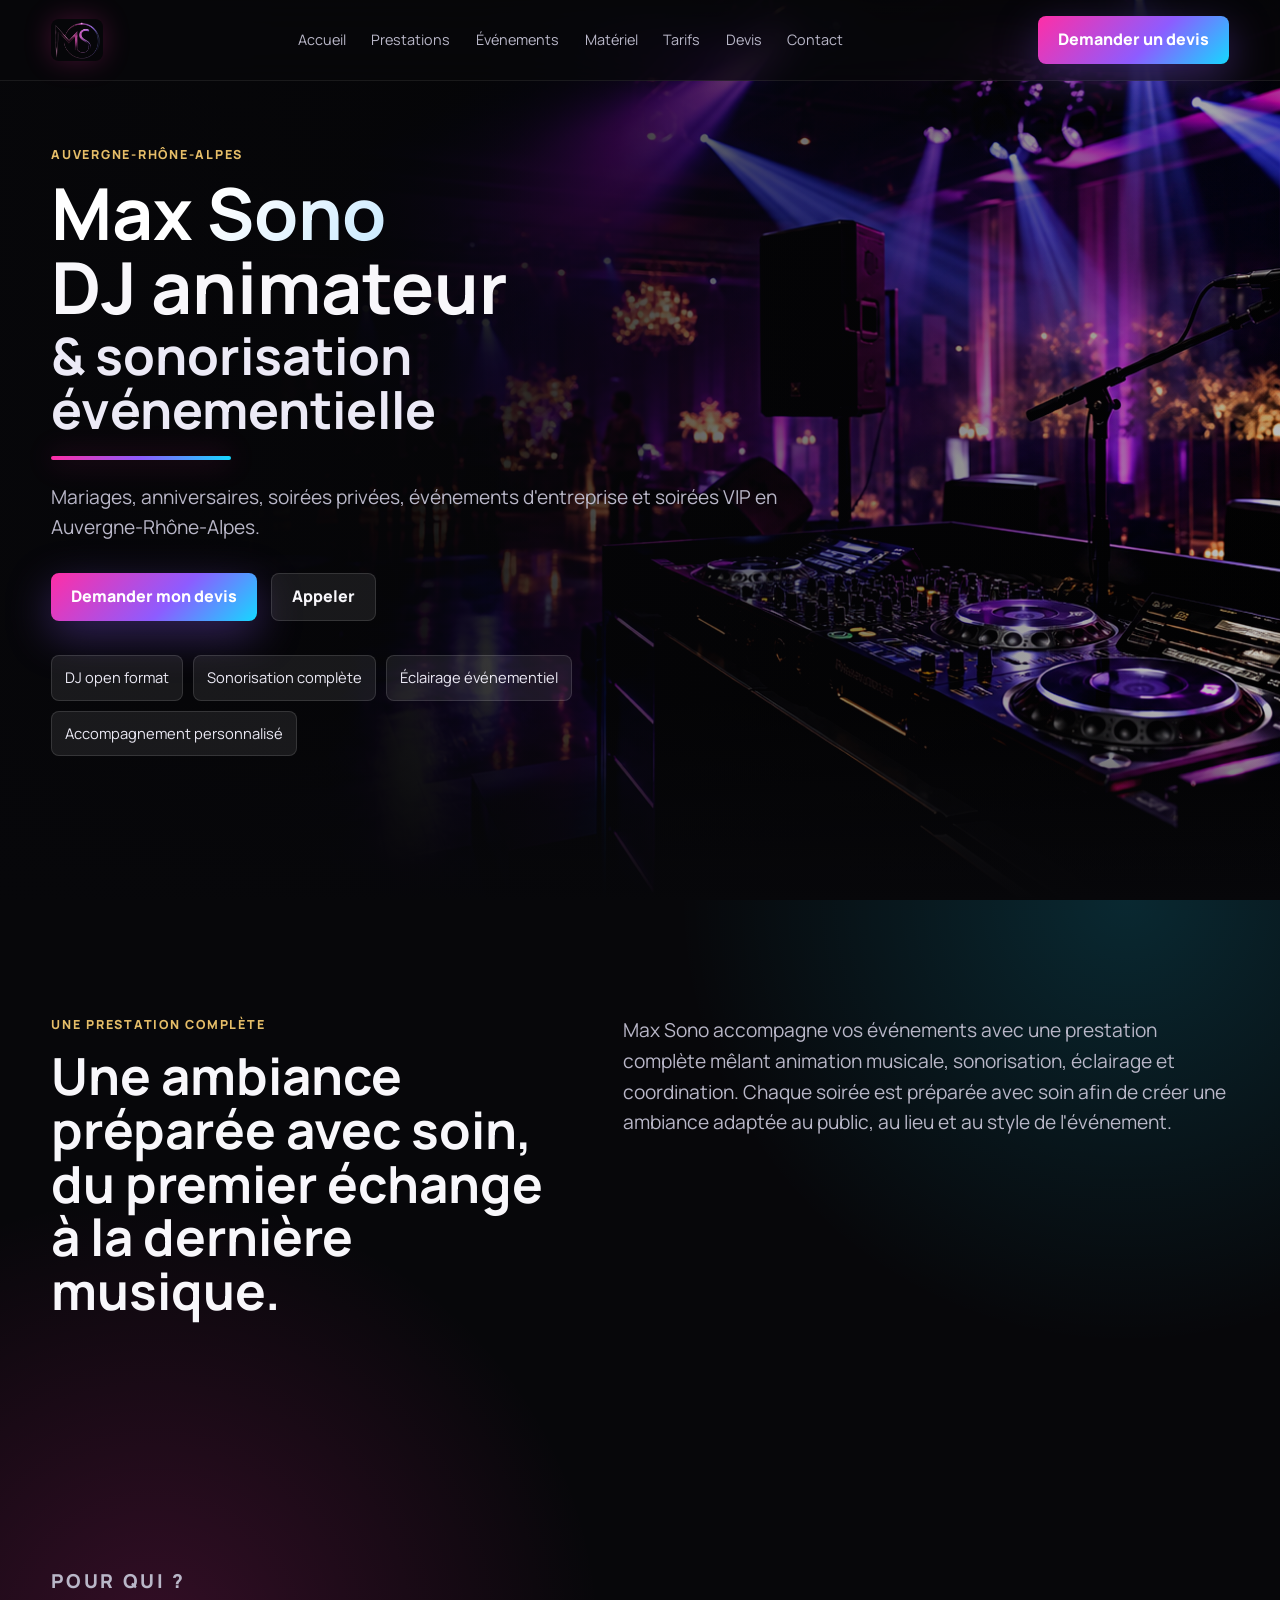
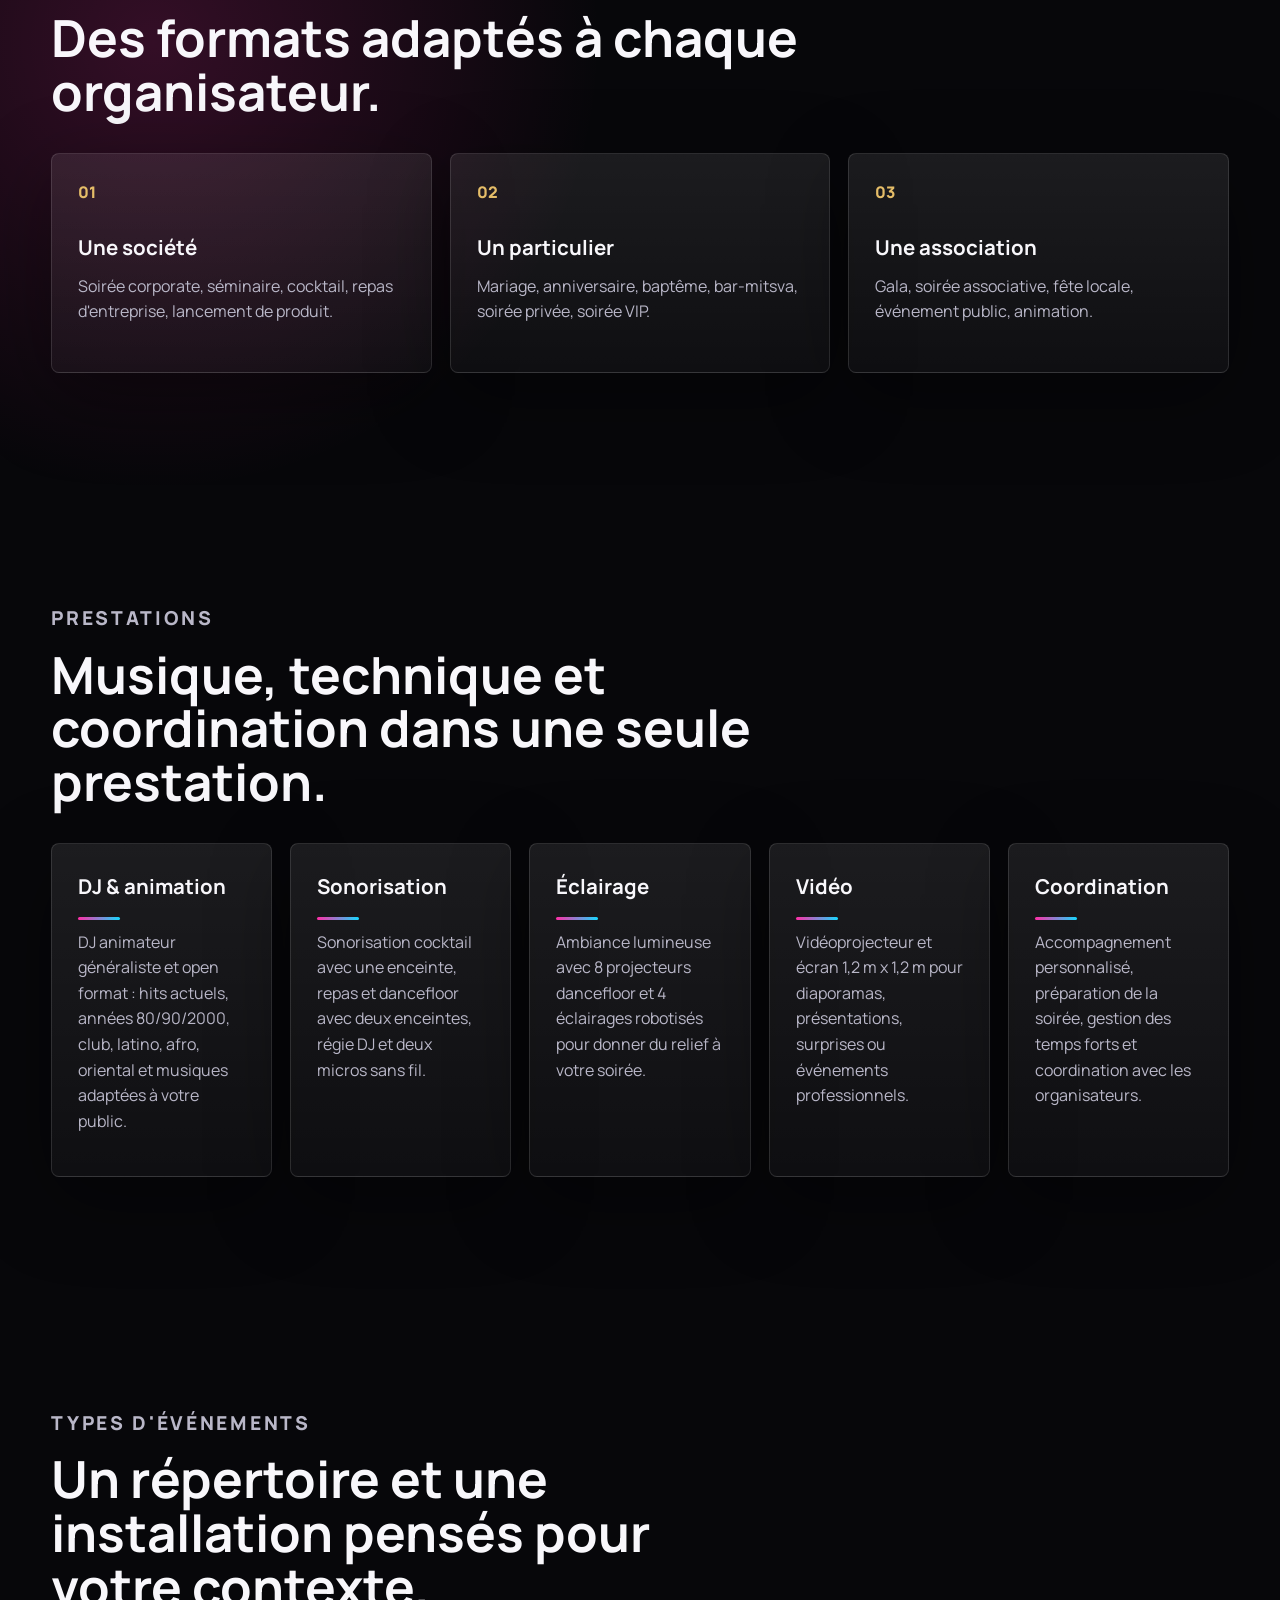
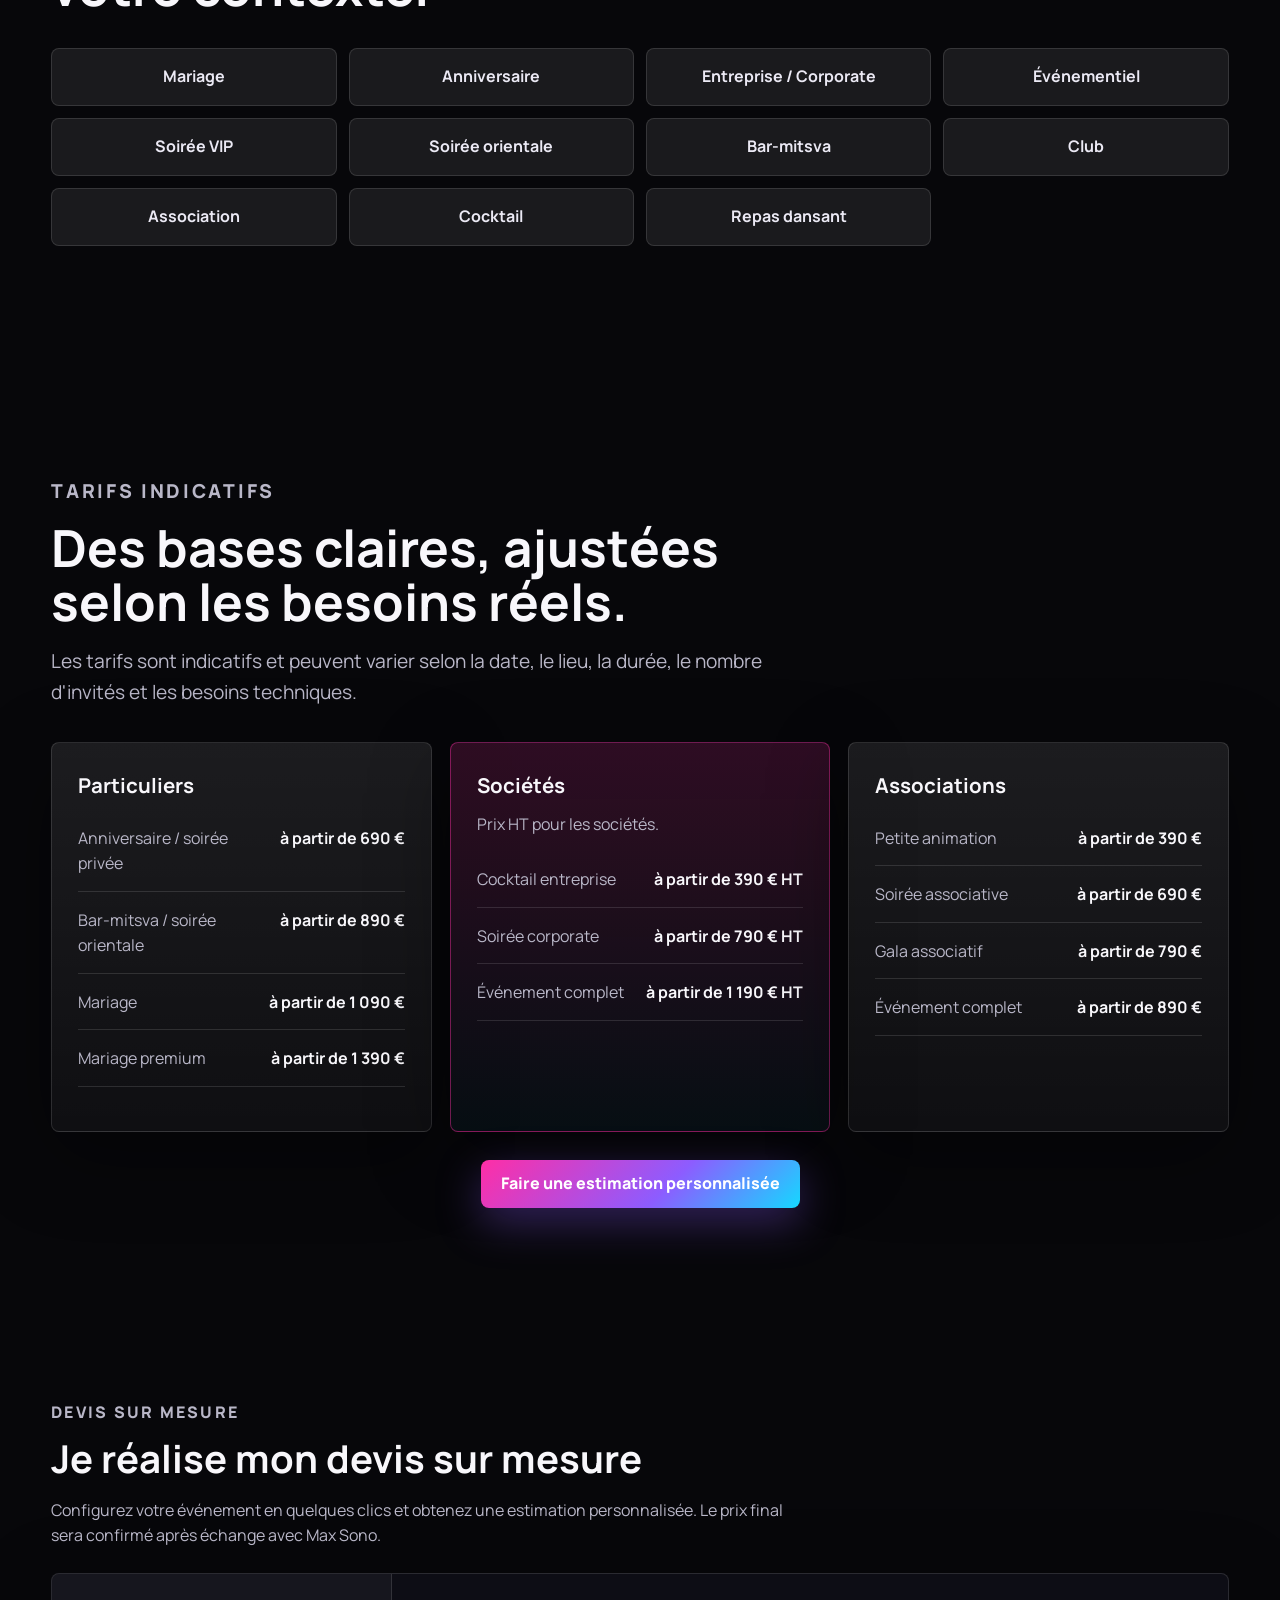
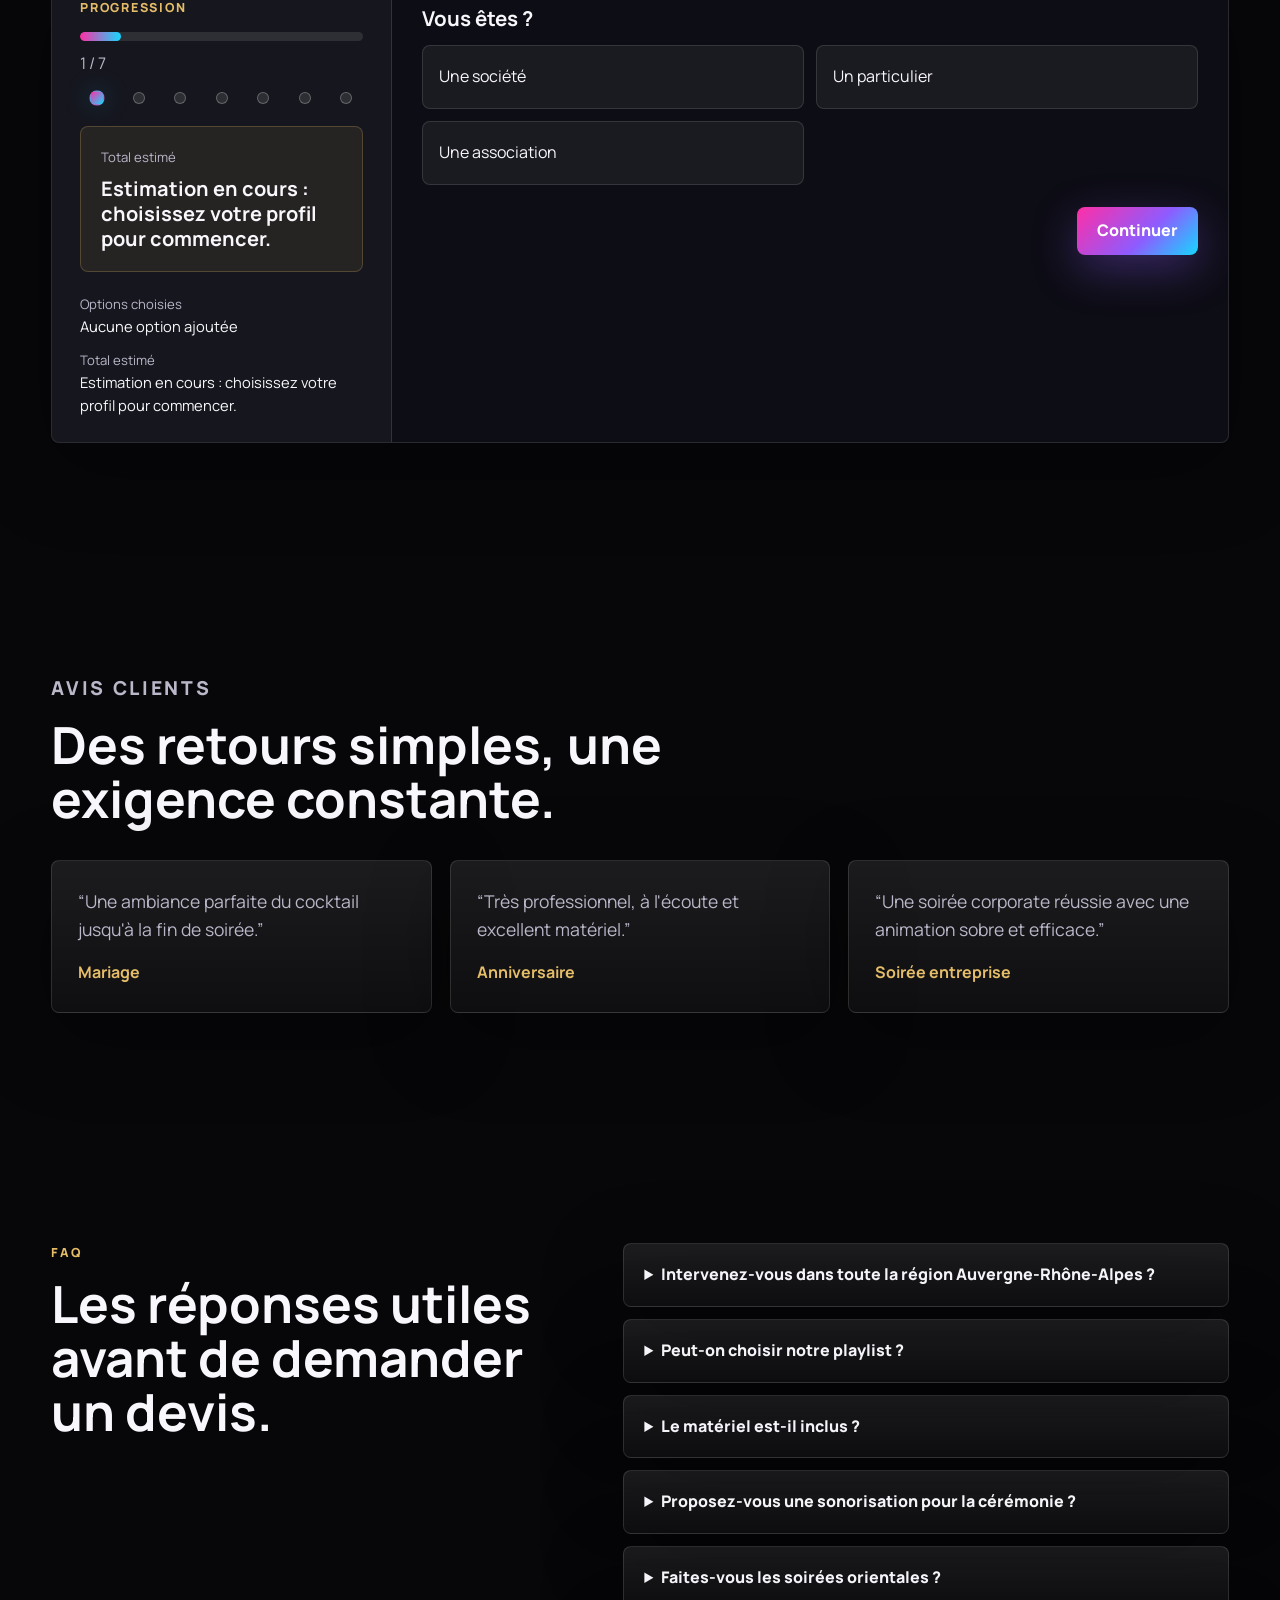
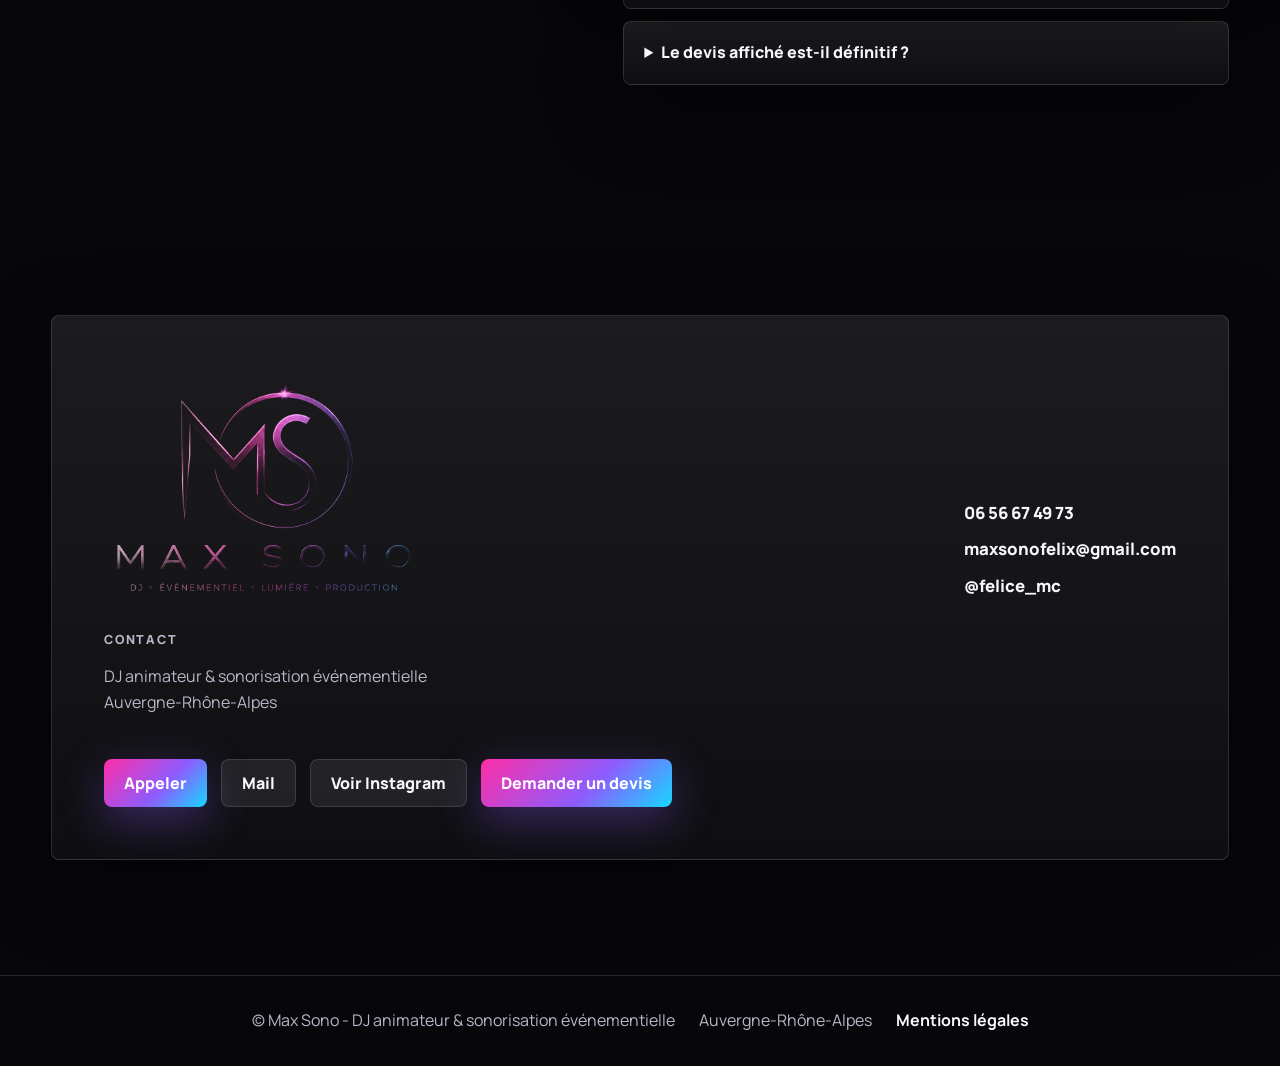
<file: index.html>
<!DOCTYPE html>
<html lang="fr">
<head>
  <meta charset="UTF-8">
  <meta name="viewport" content="width=device-width, initial-scale=1.0">
  <meta name="description" content="Max Sono, DJ animateur, sonorisation, éclairage et accompagnement événementiel en Auvergne-Rhône-Alpes.">
  <title>Max Sono | DJ animateur & sonorisation événementielle</title>
  <link rel="preconnect" href="https://fonts.googleapis.com">
  <link rel="preconnect" href="https://fonts.gstatic.com" crossorigin>
  <link href="https://fonts.googleapis.com/css2?family=Manrope:wght@400;500;600;700;800&display=swap" rel="stylesheet">
  <link rel="stylesheet" href="style.css">
</head>
<body>
  <header class="site-header" id="top">
    <a class="brand" href="#accueil" aria-label="Max Sono accueil">
      <img class="brand-logo" src="assets/LogoRéduit.png" alt="">
    </a>
    <button class="menu-toggle" type="button" aria-label="Ouvrir le menu" aria-expanded="false">
      <span></span>
      <span></span>
      <span></span>
    </button>
    <nav class="main-nav" aria-label="Navigation principale">
      <a href="#accueil">Accueil</a>
      <a href="#prestations">Prestations</a>
      <a href="#evenements">Événements</a>
      <a href="#materiel">Matériel</a>
      <a href="#tarifs">Tarifs</a>
      <a href="#devis">Devis</a>
      <a href="#contact">Contact</a>
    </nav>
    <a class="header-cta" href="#devis">Demander un devis</a>
  </header>

  <main>
    <section class="hero section" id="accueil">
      <img class="hero-media" src="assets/hero-dj.png" alt="Scène DJ premium avec sonorisation et éclairages événementiels">
      <div class="hero-overlay"></div>
      <div class="hero-content">
        <p class="eyebrow">Auvergne-Rhône-Alpes</p>
        <h1 class="hero-title">
          <span>Max Sono</span>
          <span>DJ animateur</span>
          <span>& sonorisation événementielle</span>
        </h1>
        <p class="hero-lead">Mariages, anniversaires, soirées privées, événements d'entreprise et soirées VIP en Auvergne-Rhône-Alpes.</p>
        <div class="hero-actions">
          <a class="btn btn-primary" href="#devis">Demander mon devis</a>
          <button class="btn btn-secondary copy-link" type="button" data-copy="06 56 67 49 73" data-copy-label="Téléphone copié">Appeler</button>
        </div>
        <div class="quick-facts" aria-label="Informations rapides">
          <span>DJ open format</span>
          <span>Sonorisation complète</span>
          <span>Éclairage événementiel</span>
          <span>Accompagnement personnalisé</span>
        </div>
      </div>
    </section>

    <section class="section intro" id="presentation">
      <div class="section-inner split">
        <div>
          <p class="eyebrow">Une prestation complète</p>
          <h2>Une ambiance préparée avec soin, du premier échange à la dernière musique.</h2>
        </div>
        <p class="large-text">Max Sono accompagne vos événements avec une prestation complète mêlant animation musicale, sonorisation, éclairage et coordination. Chaque soirée est préparée avec soin afin de créer une ambiance adaptée au public, au lieu et au style de l'événement.</p>
      </div>
    </section>

    <section class="section audience" id="pour-qui">
      <div class="section-inner">
        <div class="section-heading">
          <p class="eyebrow">Pour qui ?</p>
          <h2>Des formats adaptés à chaque organisateur.</h2>
        </div>
        <div class="card-grid three">
          <article class="card">
            <span class="card-icon">01</span>
            <h3>Une société</h3>
            <p>Soirée corporate, séminaire, cocktail, repas d'entreprise, lancement de produit.</p>
          </article>
          <article class="card">
            <span class="card-icon">02</span>
            <h3>Un particulier</h3>
            <p>Mariage, anniversaire, baptême, bar-mitsva, soirée privée, soirée VIP.</p>
          </article>
          <article class="card">
            <span class="card-icon">03</span>
            <h3>Une association</h3>
            <p>Gala, soirée associative, fête locale, événement public, animation.</p>
          </article>
        </div>
      </div>
    </section>

    <section class="section services" id="prestations">
      <div class="section-inner">
        <div class="section-heading">
          <p class="eyebrow">Prestations</p>
          <h2>Musique, technique et coordination dans une seule prestation.</h2>
        </div>
        <div class="card-grid services-grid">
          <article class="card service-card">
            <h3>DJ & animation</h3>
            <p>DJ animateur généraliste et open format : hits actuels, années 80/90/2000, club, latino, afro, oriental et musiques adaptées à votre public.</p>
          </article>
          <article class="card service-card">
            <h3>Sonorisation</h3>
            <p>Sonorisation cocktail avec une enceinte, repas et dancefloor avec deux enceintes, régie DJ et deux micros sans fil.</p>
          </article>
          <article class="card service-card" id="materiel">
            <h3>Éclairage</h3>
            <p>Ambiance lumineuse avec 8 projecteurs dancefloor et 4 éclairages robotisés pour donner du relief à votre soirée.</p>
          </article>
          <article class="card service-card">
            <h3>Vidéo</h3>
            <p>Vidéoprojecteur et écran 1,2 m x 1,2 m pour diaporamas, présentations, surprises ou événements professionnels.</p>
          </article>
          <article class="card service-card">
            <h3>Coordination</h3>
            <p>Accompagnement personnalisé, préparation de la soirée, gestion des temps forts et coordination avec les organisateurs.</p>
          </article>
        </div>
      </div>
    </section>

    <section class="section events" id="evenements">
      <div class="section-inner">
        <div class="section-heading compact">
          <p class="eyebrow">Types d'événements</p>
          <h2>Un répertoire et une installation pensés pour votre contexte.</h2>
        </div>
        <div class="tag-grid">
          <span>Mariage</span>
          <span>Anniversaire</span>
          <span>Entreprise / Corporate</span>
          <span>Événementiel</span>
          <span>Soirée VIP</span>
          <span>Soirée orientale</span>
          <span>Bar-mitsva</span>
          <span>Club</span>
          <span>Association</span>
          <span>Cocktail</span>
          <span>Repas dansant</span>
        </div>
      </div>
    </section>

    <section class="section pricing" id="tarifs">
      <div class="section-inner">
        <div class="section-heading">
          <p class="eyebrow">Tarifs indicatifs</p>
          <h2>Des bases claires, ajustées selon les besoins réels.</h2>
          <p>Les tarifs sont indicatifs et peuvent varier selon la date, le lieu, la durée, le nombre d'invités et les besoins techniques.</p>
        </div>
        <div class="pricing-grid">
          <article class="price-card">
            <h3>Particuliers</h3>
            <ul>
              <li><span>Anniversaire / soirée privée</span><strong>à partir de 690 €</strong></li>
              <li><span>Bar-mitsva / soirée orientale</span><strong>à partir de 890 €</strong></li>
              <li><span>Mariage</span><strong>à partir de 1 090 €</strong></li>
              <li><span>Mariage premium</span><strong>à partir de 1 390 €</strong></li>
            </ul>
          </article>
          <article class="price-card highlighted">
            <h3>Sociétés</h3>
            <p>Prix HT pour les sociétés.</p>
            <ul>
              <li><span>Cocktail entreprise</span><strong>à partir de 390 € HT</strong></li>
              <li><span>Soirée corporate</span><strong>à partir de 790 € HT</strong></li>
              <li><span>Événement complet</span><strong>à partir de 1 190 € HT</strong></li>
            </ul>
          </article>
          <article class="price-card">
            <h3>Associations</h3>
            <ul>
              <li><span>Petite animation</span><strong>à partir de 390 €</strong></li>
              <li><span>Soirée associative</span><strong>à partir de 690 €</strong></li>
              <li><span>Gala associatif</span><strong>à partir de 790 €</strong></li>
              <li><span>Événement complet</span><strong>à partir de 890 €</strong></li>
            </ul>
          </article>
        </div>
        <div class="centered">
          <a class="btn btn-primary" href="#devis">Faire une estimation personnalisée</a>
        </div>
      </div>
    </section>

    <section class="section configurator-section" id="devis">
      <div class="section-inner">
        <div class="section-heading">
          <p class="eyebrow">Devis sur mesure</p>
          <h2>Je réalise mon devis sur mesure</h2>
          <p>Configurez votre événement en quelques clics et obtenez une estimation personnalisée. Le prix final sera confirmé après échange avec Max Sono.</p>
        </div>

        <form class="quote-form" name="devis-max-sono" method="POST" action="https://formspree.io/f/mnjryjnl">
          <input type="hidden" name="_subject" value="Nouvelle demande de devis Max Sono">
          <input type="hidden" name="_next" value="https://maxsono.vercel.app/merci.html">
          <input type="hidden" name="profil_client" id="field-profile">
          <input type="hidden" name="type_evenement" id="field-event">
          <input type="hidden" name="nombre_invites" id="field-guests">
          <input type="hidden" name="duree" id="field-duration">
          <input type="hidden" name="options_choisies" id="field-options">
          <input type="hidden" name="distance" id="field-distance">
          <input type="hidden" name="total_estime" id="field-total">
          <input type="hidden" name="recapitulatif" id="field-summary">

          <div class="configurator">
            <aside class="estimate-panel" aria-live="polite">
              <div>
                <p class="eyebrow">Progression</p>
                <div class="progress-track" aria-hidden="true"><span id="progress-bar"></span></div>
                <p class="step-count"><span id="step-current">1</span> / 7</p>
                <ol class="step-dots" aria-label="Étapes du devis">
                  <li class="active"><span>Profil</span></li>
                  <li><span>Événement</span></li>
                  <li><span>Invités</span></li>
                  <li><span>Durée</span></li>
                  <li><span>Options</span></li>
                  <li><span>Lieu</span></li>
                  <li><span>Contact</span></li>
                </ol>
              </div>
              <div class="total-box">
                <span>Total estimé</span>
                <strong id="estimate-text">Estimation en cours : choisissez votre profil pour commencer.</strong>
              </div>
              <div class="summary-box" id="live-summary"></div>
            </aside>

            <div class="steps">
              <div class="step active" data-step="1">
                <h3>Vous êtes ?</h3>
                <div class="choice-grid">
                  <button class="choice" type="button" data-field="profile" data-value="Une société">Une société</button>
                  <button class="choice" type="button" data-field="profile" data-value="Un particulier">Un particulier</button>
                  <button class="choice" type="button" data-field="profile" data-value="Une association">Une association</button>
                </div>
              </div>

              <div class="step" data-step="2">
                <h3>Type d'événement</h3>
                <div class="choice-grid" id="event-options"></div>
              </div>

              <div class="step" data-step="3">
                <h3>Nombre d'invités</h3>
                <div class="choice-grid">
                  <button class="choice" type="button" data-field="guests" data-value="Moins de 50 personnes" data-price="0">Moins de 50 personnes <span>+0 €</span></button>
                  <button class="choice" type="button" data-field="guests" data-value="50 à 100 personnes" data-price="0">50 à 100 personnes <span>+0 €</span></button>
                  <button class="choice" type="button" data-field="guests" data-value="100 à 150 personnes" data-price="100">100 à 150 personnes <span>+100 €</span></button>
                  <button class="choice" type="button" data-field="guests" data-value="150 à 250 personnes" data-price="200">150 à 250 personnes <span>+200 €</span></button>
                  <button class="choice" type="button" data-field="guests" data-value="Plus de 250 personnes" data-price="quote">Plus de 250 personnes <span>sur devis</span></button>
                </div>
              </div>

              <div class="step" data-step="4">
                <h3>Durée</h3>
                <div class="choice-grid">
                  <button class="choice" type="button" data-field="duration" data-value="Jusqu'à 4h" data-price="0">Jusqu'à 4h <span>+0 €</span></button>
                  <button class="choice" type="button" data-field="duration" data-value="Jusqu'à 6h" data-price="150">Jusqu'à 6h <span>+150 €</span></button>
                  <button class="choice" type="button" data-field="duration" data-value="Jusqu'à 8h" data-price="300">Jusqu'à 8h <span>+300 €</span></button>
                  <button class="choice" type="button" data-field="duration" data-value="Heure supplémentaire" data-price="extra">Heure supplémentaire <span>+80 € / heure</span></button>
                </div>
                <label class="extra-hours" id="extra-hours-wrap">
                  Nombre d'heures supplémentaires
                  <input type="number" id="extra-hours" name="heures_supplementaires" min="1" max="12" value="1">
                </label>
              </div>

              <div class="step" data-step="5">
                <h3>Options</h3>
                <div class="choice-grid">
                  <button class="choice multi" type="button" data-field="options" data-value="DJ + animation micro" data-price="0">DJ + animation micro <span>inclus</span></button>
                  <button class="choice multi" type="button" data-field="options" data-value="Sonorisation cocktail avec 1 enceinte" data-price="100">Sonorisation cocktail avec 1 enceinte <span>+100 €</span></button>
                  <button class="choice multi" type="button" data-field="options" data-value="Sonorisation repas + dancefloor" data-price="0">Sonorisation repas + dancefloor <span>inclus</span></button>
                  <button class="choice multi" type="button" data-field="options" data-value="2 micros sans fil" data-price="0">2 micros sans fil <span>inclus</span></button>
                  <button class="choice multi" type="button" data-field="options" data-value="Éclairage dancefloor 8 projecteurs" data-price="0">Éclairage dancefloor 8 projecteurs <span>inclus</span></button>
                  <button class="choice multi" type="button" data-field="options" data-value="4 éclairages robotisés" data-price="150">4 éclairages robotisés <span>+150 €</span></button>
                  <button class="choice multi" type="button" data-field="options" data-value="Vidéoprojecteur + écran" data-price="120">Vidéoprojecteur + écran <span>+120 €</span></button>
                  <button class="choice multi" type="button" data-field="options" data-value="Cérémonie laïque sonorisée" data-price="150">Cérémonie laïque sonorisée <span>+150 €</span></button>
                  <button class="choice multi" type="button" data-field="options" data-value="Coordination / accompagnement personnalisé" data-price="0">Coordination / accompagnement personnalisé <span>inclus</span></button>
                  <button class="choice multi" type="button" data-field="options" data-value="Éclairage renforcé" data-price="150">Éclairage renforcé <span>+150 €</span></button>
                </div>
              </div>

              <div class="step" data-step="6">
                <h3>Lieu et date</h3>
                <div class="form-grid">
                  <label>Ville de l'événement <input type="text" name="ville" id="city" autocomplete="address-level2"></label>
                  <label>Code postal <input type="text" name="code_postal" id="postal" inputmode="numeric" autocomplete="postal-code"></label>
                  <label>Date de l'événement <input type="date" name="date_evenement" id="event-date"></label>
                  <label>Lieu intérieur ou extérieur
                    <select name="type_lieu" id="venue-type">
                      <option value="">Sélectionner</option>
                      <option>Intérieur</option>
                      <option>Extérieur</option>
                      <option>Intérieur et extérieur</option>
                    </select>
                  </label>
                </div>
                <h4>Déplacement</h4>
                <div class="choice-grid">
                  <button class="choice" type="button" data-field="distance" data-value="Moins de 30 km" data-price="0">Moins de 30 km <span>inclus</span></button>
                  <button class="choice" type="button" data-field="distance" data-value="30 à 60 km" data-price="50">30 à 60 km <span>+50 €</span></button>
                  <button class="choice" type="button" data-field="distance" data-value="60 à 100 km" data-price="100">60 à 100 km <span>+100 €</span></button>
                  <button class="choice" type="button" data-field="distance" data-value="Plus de 100 km" data-price="quote">Plus de 100 km <span>sur devis</span></button>
                </div>
              </div>

              <div class="step" data-step="7">
                <h3>Coordonnées</h3>
                <div class="form-grid">
                  <label>Nom <input type="text" name="nom" id="last-name" required autocomplete="family-name"></label>
                  <label>Prénom <input type="text" name="prenom" id="first-name" required autocomplete="given-name"></label>
                  <label>Téléphone <input type="tel" name="telephone" id="phone" required autocomplete="tel"></label>
                  <label>Email <input type="email" name="email" id="email" required autocomplete="email"></label>
                  <label class="full">Message complémentaire <textarea name="message" id="message" rows="5" required></textarea></label>
                </div>
                <div class="final-summary" id="final-summary"></div>
                <button class="btn btn-primary submit-btn" type="submit">Envoyer ma demande de devis</button>
              </div>

              <div class="step-actions">
                <button class="btn btn-ghost" type="button" id="prev-step">Retour</button>
                <button class="btn btn-primary" type="button" id="next-step">Continuer</button>
              </div>
              <p class="form-alert" id="form-alert" role="alert"></p>
            </div>
          </div>
        </form>
      </div>
    </section>

    <section class="section reviews">
      <div class="section-inner">
        <div class="section-heading compact">
          <p class="eyebrow">Avis clients</p>
          <h2>Des retours simples, une exigence constante.</h2>
        </div>
        <div class="card-grid three">
          <article class="review-card"><p>“Une ambiance parfaite du cocktail jusqu'à la fin de soirée.”</p><strong>Mariage</strong></article>
          <article class="review-card"><p>“Très professionnel, à l'écoute et excellent matériel.”</p><strong>Anniversaire</strong></article>
          <article class="review-card"><p>“Une soirée corporate réussie avec une animation sobre et efficace.”</p><strong>Soirée entreprise</strong></article>
        </div>
      </div>
    </section>

    <section class="section faq">
      <div class="section-inner split">
        <div>
          <p class="eyebrow">FAQ</p>
          <h2>Les réponses utiles avant de demander un devis.</h2>
        </div>
        <div class="faq-list">
          <details><summary>Intervenez-vous dans toute la région Auvergne-Rhône-Alpes ?</summary><p>Oui, Max Sono se déplace dans la région. Les frais peuvent varier selon la distance et les contraintes du lieu.</p></details>
          <details><summary>Peut-on choisir notre playlist ?</summary><p>Oui, vos envies musicales sont préparées en amont pour construire une ambiance cohérente avec votre public.</p></details>
          <details><summary>Le matériel est-il inclus ?</summary><p>La sonorisation principale, la régie DJ, les micros et plusieurs éclairages sont inclus selon la formule retenue.</p></details>
          <details><summary>Proposez-vous une sonorisation pour la cérémonie ?</summary><p>Oui, une cérémonie laïque sonorisée peut être ajoutée au devis selon le lieu et l'organisation.</p></details>
          <details><summary>Faites-vous les soirées orientales ?</summary><p>Oui, Max Sono peut adapter la programmation pour une soirée orientale, familiale, festive ou VIP.</p></details>
          <details><summary>Le devis affiché est-il définitif ?</summary><p>Non, l'estimation sert de base. Le prix final est confirmé après échange et validation des besoins techniques.</p></details>
        </div>
      </div>
    </section>

    <section class="section contact" id="contact">
      <div class="section-inner contact-panel">
        <div>
          <img class="contact-logo" src="assets/Logo.png" alt="Logo Max Sono">
          <p class="eyebrow">Contact</p>
          <p>DJ animateur & sonorisation événementielle<br>Auvergne-Rhône-Alpes</p>
        </div>
        <div class="contact-details">
          <button class="text-copy copy-link" type="button" data-copy="06 56 67 49 73" data-copy-label="Téléphone copié">06 56 67 49 73</button>
          <button class="text-copy copy-link" type="button" data-copy="maxsonofelix@gmail.com" data-copy-label="Email copié">maxsonofelix@gmail.com</button>
          <a href="https://www.instagram.com/felice_mc/" target="_blank" rel="noopener">@felice_mc</a>
        </div>
        <div class="contact-actions">
          <button class="btn btn-primary copy-link" type="button" data-copy="06 56 67 49 73" data-copy-label="Téléphone copié">Appeler</button>
          <button class="btn btn-secondary copy-link" type="button" data-copy="maxsonofelix@gmail.com" data-copy-label="Email copié">Mail</button>
          <a class="btn btn-secondary" href="https://www.instagram.com/felice_mc/" target="_blank" rel="noopener">Voir Instagram</a>
          <a class="btn btn-primary" href="#devis">Demander un devis</a>
        </div>
      </div>
    </section>
  </main>

  <a class="mobile-quote" href="#devis">Devis</a>
  <div class="copy-toast" id="copy-toast" role="status" aria-live="polite"></div>

  <footer class="site-footer">
    <p>© Max Sono - DJ animateur & sonorisation événementielle</p>
    <p>Auvergne-Rhône-Alpes</p>
    <p><a href="mentions-legales.html">Mentions légales</a></p>
  </footer>

  <script src="script.js"></script>
</body>
</html>
</file>
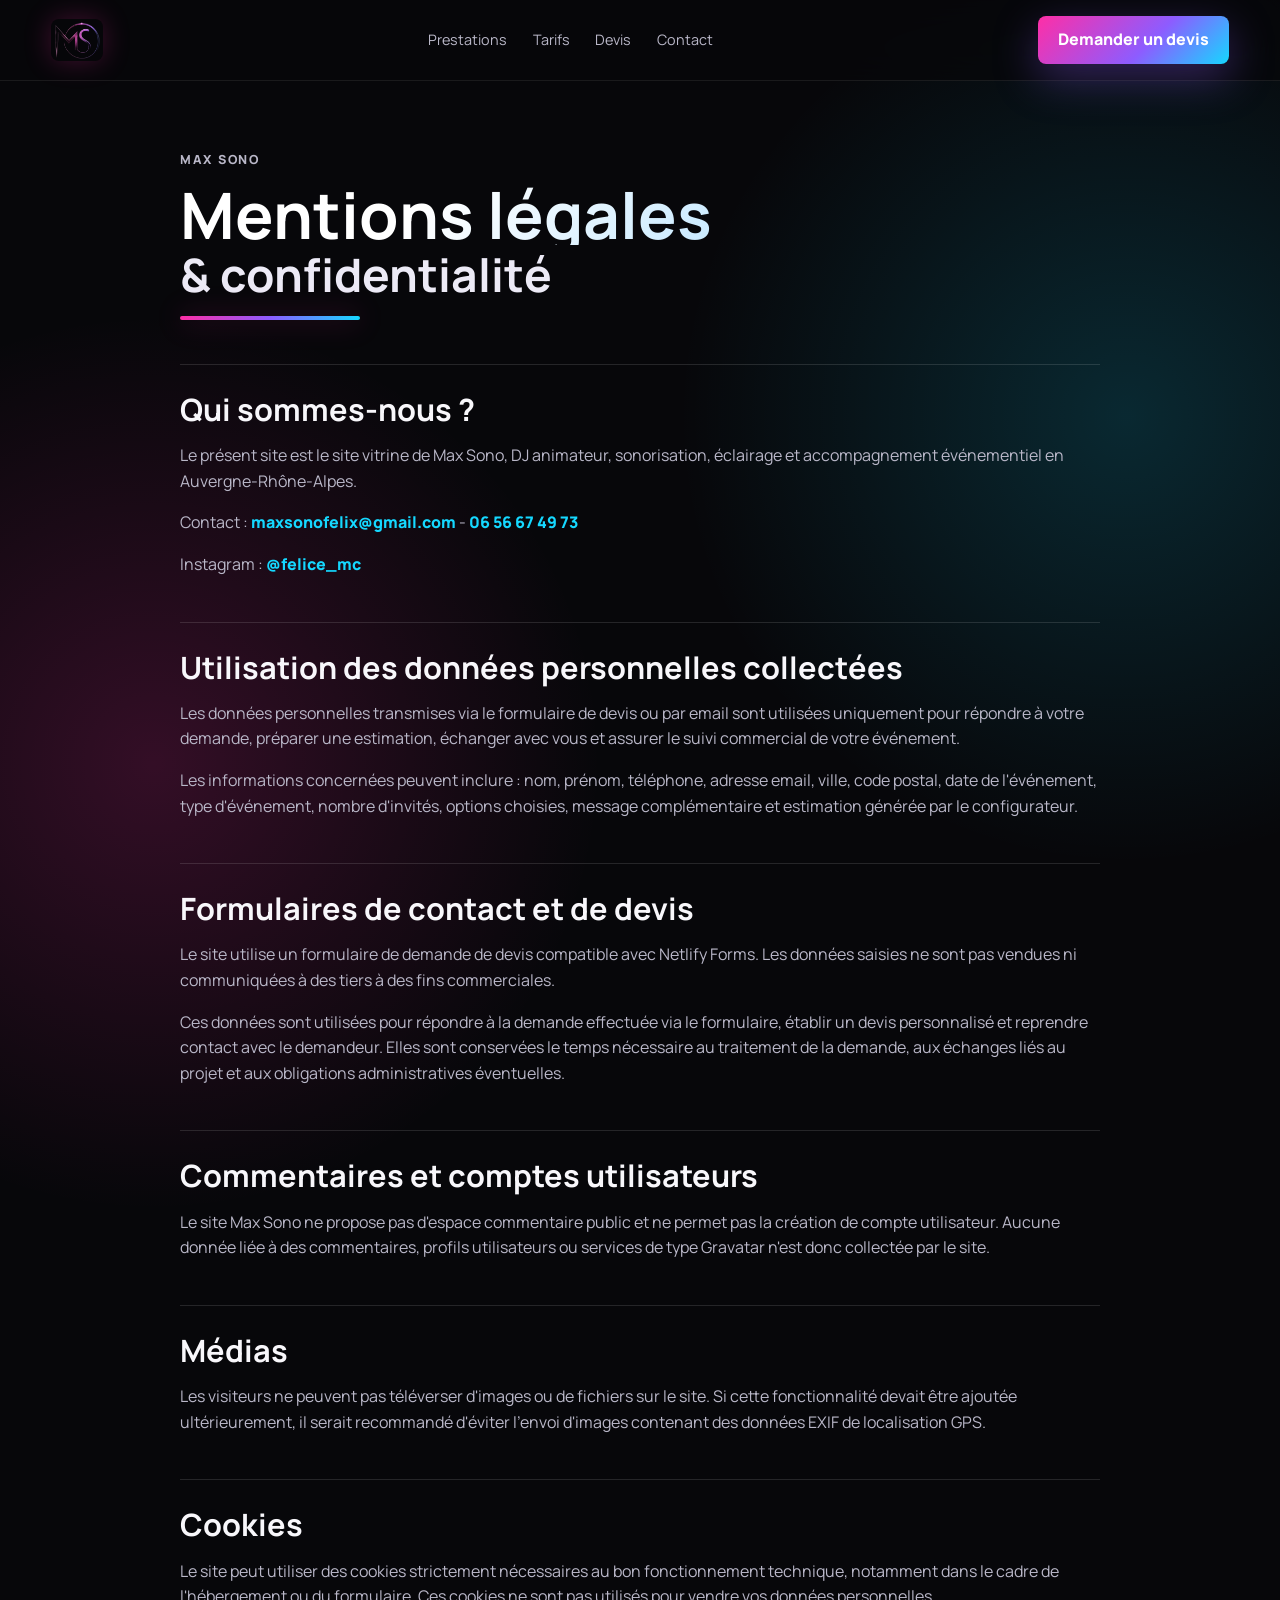
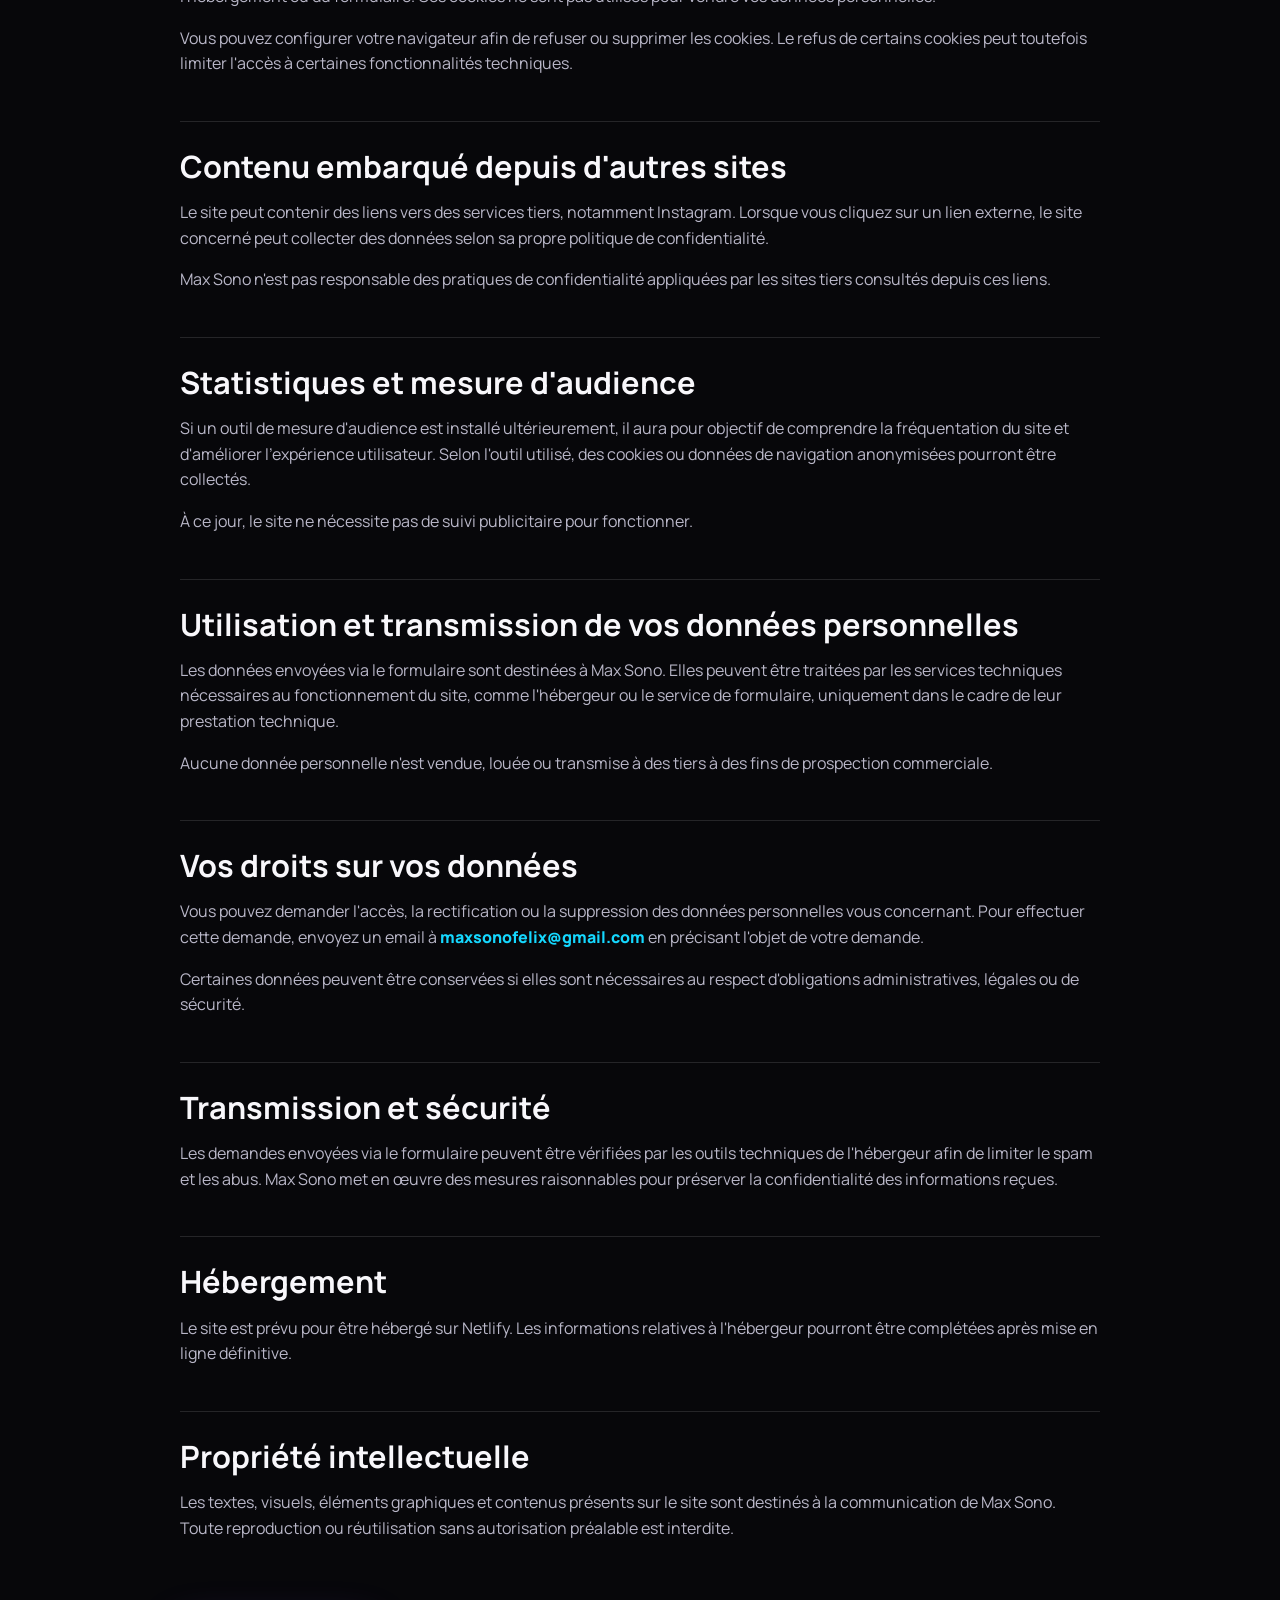
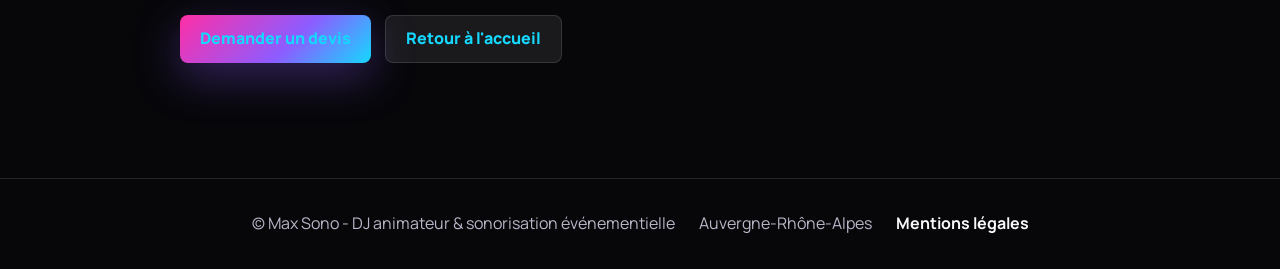
<file: mentions-legales.html>
<!DOCTYPE html>
<html lang="fr">
<head>
  <meta charset="UTF-8">
  <meta name="viewport" content="width=device-width, initial-scale=1.0">
  <meta name="description" content="Mentions légales et politique de confidentialité du site Max Sono.">
  <title>Mentions légales | Max Sono</title>
  <link rel="preconnect" href="https://fonts.googleapis.com">
  <link rel="preconnect" href="https://fonts.gstatic.com" crossorigin>
  <link href="https://fonts.googleapis.com/css2?family=Manrope:wght@400;500;600;700;800&display=swap" rel="stylesheet">
  <link rel="stylesheet" href="style.css">
</head>
<body>
  <header class="site-header">
    <a class="brand" href="index.html#accueil" aria-label="Max Sono accueil">
      <img class="brand-logo" src="assets/LogoRéduit.png" alt="">
    </a>
    <nav class="main-nav legal-nav" aria-label="Navigation principale">
      <a href="index.html#prestations">Prestations</a>
      <a href="index.html#tarifs">Tarifs</a>
      <a href="index.html#devis">Devis</a>
      <a href="index.html#contact">Contact</a>
    </nav>
    <a class="header-cta" href="index.html#devis">Demander un devis</a>
  </header>

  <main class="section legal-page">
    <div class="section-inner legal-content">
      <p class="eyebrow">Max Sono</p>
        <h1 class="hero-title">
          <span>Mentions légales</span>
          <span>& confidentialité</span>
        </h1>

      <section>
        <h2>Qui sommes-nous ?</h2>
        <p>Le présent site est le site vitrine de Max Sono, DJ animateur, sonorisation, éclairage et accompagnement événementiel en Auvergne-Rhône-Alpes.</p>
        <p>Contact : <button class="inline-copy copy-link" type="button" data-copy="maxsonofelix@gmail.com" data-copy-label="Email copié">maxsonofelix@gmail.com</button> - <button class="inline-copy copy-link" type="button" data-copy="06 56 67 49 73" data-copy-label="Téléphone copié">06 56 67 49 73</button></p>
        <p>Instagram : <a href="https://www.instagram.com/felice_mc/" target="_blank" rel="noopener">@felice_mc</a></p>
      </section>

      <section>
        <h2>Utilisation des données personnelles collectées</h2>
        <p>Les données personnelles transmises via le formulaire de devis ou par email sont utilisées uniquement pour répondre à votre demande, préparer une estimation, échanger avec vous et assurer le suivi commercial de votre événement.</p>
        <p>Les informations concernées peuvent inclure : nom, prénom, téléphone, adresse email, ville, code postal, date de l'événement, type d'événement, nombre d'invités, options choisies, message complémentaire et estimation générée par le configurateur.</p>
      </section>

      <section>
        <h2>Formulaires de contact et de devis</h2>
        <p>Le site utilise un formulaire de demande de devis compatible avec Netlify Forms. Les données saisies ne sont pas vendues ni communiquées à des tiers à des fins commerciales.</p>
        <p>Ces données sont utilisées pour répondre à la demande effectuée via le formulaire, établir un devis personnalisé et reprendre contact avec le demandeur. Elles sont conservées le temps nécessaire au traitement de la demande, aux échanges liés au projet et aux obligations administratives éventuelles.</p>
      </section>

      <section>
        <h2>Commentaires et comptes utilisateurs</h2>
        <p>Le site Max Sono ne propose pas d'espace commentaire public et ne permet pas la création de compte utilisateur. Aucune donnée liée à des commentaires, profils utilisateurs ou services de type Gravatar n'est donc collectée par le site.</p>
      </section>

      <section>
        <h2>Médias</h2>
        <p>Les visiteurs ne peuvent pas téléverser d'images ou de fichiers sur le site. Si cette fonctionnalité devait être ajoutée ultérieurement, il serait recommandé d'éviter l'envoi d'images contenant des données EXIF de localisation GPS.</p>
      </section>

      <section>
        <h2>Cookies</h2>
        <p>Le site peut utiliser des cookies strictement nécessaires au bon fonctionnement technique, notamment dans le cadre de l'hébergement ou du formulaire. Ces cookies ne sont pas utilisés pour vendre vos données personnelles.</p>
        <p>Vous pouvez configurer votre navigateur afin de refuser ou supprimer les cookies. Le refus de certains cookies peut toutefois limiter l'accès à certaines fonctionnalités techniques.</p>
      </section>

      <section>
        <h2>Contenu embarqué depuis d'autres sites</h2>
        <p>Le site peut contenir des liens vers des services tiers, notamment Instagram. Lorsque vous cliquez sur un lien externe, le site concerné peut collecter des données selon sa propre politique de confidentialité.</p>
        <p>Max Sono n'est pas responsable des pratiques de confidentialité appliquées par les sites tiers consultés depuis ces liens.</p>
      </section>

      <section>
        <h2>Statistiques et mesure d'audience</h2>
        <p>Si un outil de mesure d'audience est installé ultérieurement, il aura pour objectif de comprendre la fréquentation du site et d'améliorer l'expérience utilisateur. Selon l'outil utilisé, des cookies ou données de navigation anonymisées pourront être collectés.</p>
        <p>À ce jour, le site ne nécessite pas de suivi publicitaire pour fonctionner.</p>
      </section>

      <section>
        <h2>Utilisation et transmission de vos données personnelles</h2>
        <p>Les données envoyées via le formulaire sont destinées à Max Sono. Elles peuvent être traitées par les services techniques nécessaires au fonctionnement du site, comme l'hébergeur ou le service de formulaire, uniquement dans le cadre de leur prestation technique.</p>
        <p>Aucune donnée personnelle n'est vendue, louée ou transmise à des tiers à des fins de prospection commerciale.</p>
      </section>

      <section>
        <h2>Vos droits sur vos données</h2>
        <p>Vous pouvez demander l'accès, la rectification ou la suppression des données personnelles vous concernant. Pour effectuer cette demande, envoyez un email à <button class="inline-copy copy-link" type="button" data-copy="maxsonofelix@gmail.com" data-copy-label="Email copié">maxsonofelix@gmail.com</button> en précisant l'objet de votre demande.</p>
        <p>Certaines données peuvent être conservées si elles sont nécessaires au respect d'obligations administratives, légales ou de sécurité.</p>
      </section>

      <section>
        <h2>Transmission et sécurité</h2>
        <p>Les demandes envoyées via le formulaire peuvent être vérifiées par les outils techniques de l'hébergeur afin de limiter le spam et les abus. Max Sono met en œuvre des mesures raisonnables pour préserver la confidentialité des informations reçues.</p>
      </section>

      <section>
        <h2>Hébergement</h2>
        <p>Le site est prévu pour être hébergé sur Netlify. Les informations relatives à l'hébergeur pourront être complétées après mise en ligne définitive.</p>
      </section>

      <section>
        <h2>Propriété intellectuelle</h2>
        <p>Les textes, visuels, éléments graphiques et contenus présents sur le site sont destinés à la communication de Max Sono. Toute reproduction ou réutilisation sans autorisation préalable est interdite.</p>
      </section>

      <div class="legal-actions">
        <a class="btn btn-primary" href="index.html#devis">Demander un devis</a>
        <a class="btn btn-secondary" href="index.html">Retour à l'accueil</a>
      </div>
    </div>
  </main>

  <footer class="site-footer">
    <p>© Max Sono - DJ animateur & sonorisation événementielle</p>
    <p>Auvergne-Rhône-Alpes</p>
    <p><a href="mentions-legales.html">Mentions légales</a></p>
  </footer>
  <div class="copy-toast" id="copy-toast" role="status" aria-live="polite"></div>
  <script src="script.js"></script>
</body>
</html>
</file>
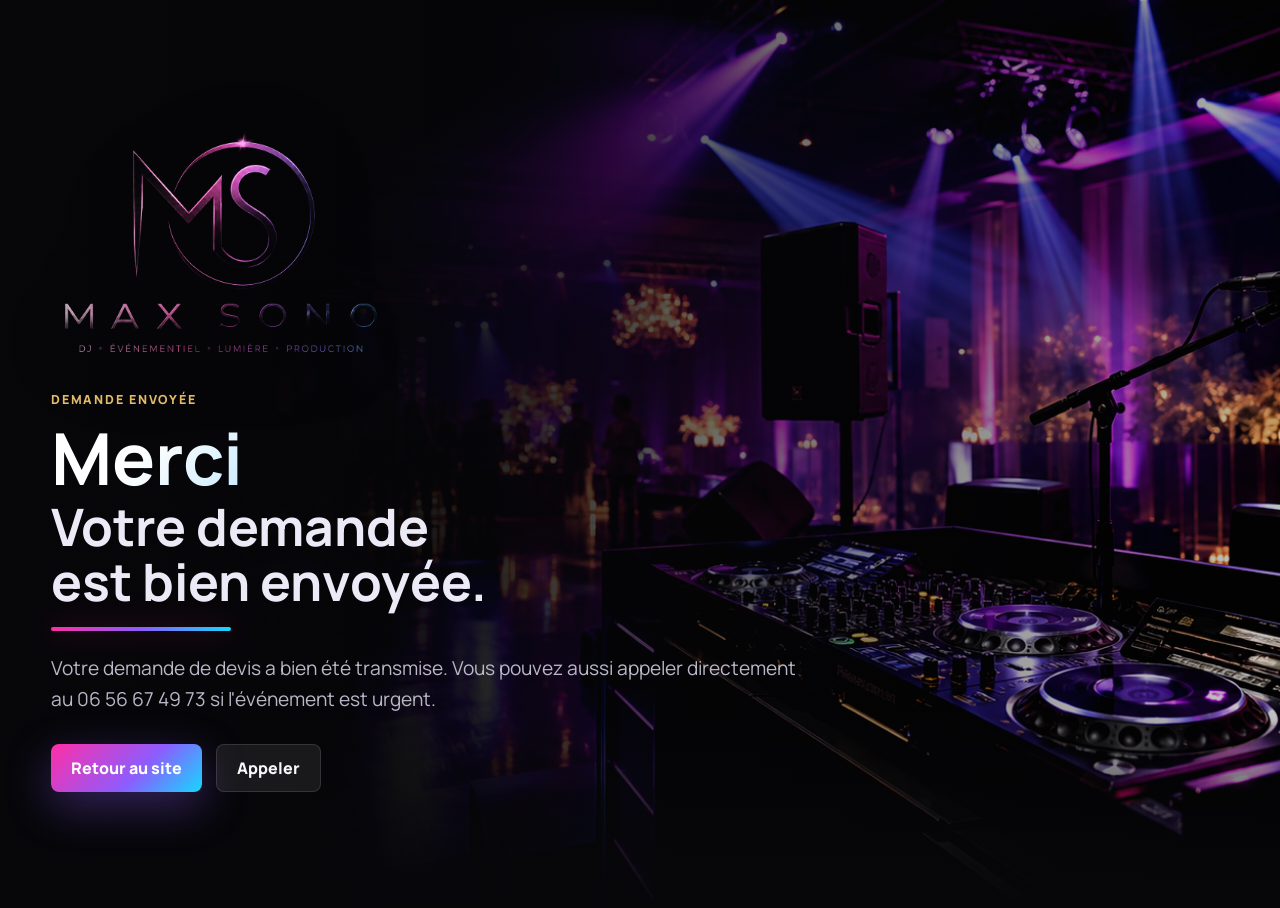
<file: merci.html>
<!DOCTYPE html>
<html lang="fr">
<head>
  <meta charset="UTF-8">
  <meta name="viewport" content="width=device-width, initial-scale=1.0">
  <title>Demande envoyée | Max Sono</title>
  <link rel="preconnect" href="https://fonts.googleapis.com">
  <link rel="preconnect" href="https://fonts.gstatic.com" crossorigin>
  <link href="https://fonts.googleapis.com/css2?family=Manrope:wght@400;600;800&display=swap" rel="stylesheet">
  <link rel="stylesheet" href="style.css">
</head>
<body>
  <main class="section hero">
    <img class="hero-media" src="assets/hero-dj.png" alt="">
    <div class="hero-overlay"></div>
    <div class="hero-content">
      <img class="hero-logo" src="assets/Logo.png" alt="Logo Max Sono">
      <p class="eyebrow">Demande envoyée</p>
      <h1 class="hero-title">
        <span>Merci</span>
        <span>Votre demande est bien envoyée.</span>
      </h1>
      <p class="hero-lead">Votre demande de devis a bien été transmise. Vous pouvez aussi appeler directement au 06 56 67 49 73 si l'événement est urgent.</p>
      <div class="hero-actions">
        <a class="btn btn-primary" href="index.html">Retour au site</a>
        <button class="btn btn-secondary copy-link" type="button" data-copy="06 56 67 49 73" data-copy-label="Téléphone copié">Appeler</button>
      </div>
    </div>
  </main>
  <div class="copy-toast" id="copy-toast" role="status" aria-live="polite"></div>
  <script src="script.js"></script>
</body>
</html>
</file>
<file: style.css>
:root {
  --bg: #07070a;
  --bg-soft: #101017;
  --panel: rgba(18, 18, 27, 0.82);
  --panel-solid: #15151f;
  --text: #f8f7fb;
  --muted: #b9b7c8;
  --line: rgba(255, 255, 255, 0.12);
  --magenta: #ff2ea6;
  --violet: #8d5cff;
  --blue: #15d8ff;
  --gold: #e5bd68;
  --shadow: 0 24px 80px rgba(0, 0, 0, 0.38);
}

* {
  box-sizing: border-box;
}

html {
  scroll-behavior: smooth;
}

body {
  margin: 0;
  background:
    radial-gradient(circle at 12% 22%, rgba(255, 46, 166, 0.18), transparent 28rem),
    radial-gradient(circle at 88% 12%, rgba(21, 216, 255, 0.16), transparent 28rem),
    var(--bg);
  color: var(--text);
  font-family: "Manrope", Arial, sans-serif;
  line-height: 1.6;
  overflow-x: hidden;
}

body.nav-open {
  overflow: hidden;
}

a {
  color: inherit;
  text-decoration: none;
}

img {
  display: block;
  max-width: 100%;
}

button,
input,
select,
textarea {
  font: inherit;
}

.site-header {
  position: fixed;
  top: 0;
  left: 0;
  right: 0;
  z-index: 40;
  display: grid;
  grid-template-columns: auto 1fr auto;
  align-items: center;
  gap: 24px;
  padding: 16px clamp(18px, 4vw, 56px);
  border-bottom: 1px solid rgba(255, 255, 255, 0.08);
  background: rgba(7, 7, 10, 0.72);
  backdrop-filter: blur(18px);
}

.brand,
.header-cta,
.btn,
.mobile-quote {
  font-weight: 800;
}

.brand {
  display: inline-flex;
  align-items: center;
  gap: 10px;
  white-space: nowrap;
}

.brand-mark,
.brand-logo {
  display: grid;
  place-items: center;
  width: 52px;
  height: 42px;
}

.brand-mark {
  border: 1px solid rgba(255, 255, 255, 0.18);
  border-radius: 8px;
  background: linear-gradient(135deg, var(--magenta), var(--violet) 54%, var(--blue));
  box-shadow: 0 0 28px rgba(255, 46, 166, 0.35);
  font-size: 0.82rem;
}

.brand-logo {
  object-fit: contain;
  border-radius: 8px;
  box-shadow: 0 0 28px rgba(255, 46, 166, 0.24);
}

.main-nav {
  display: flex;
  justify-content: center;
  gap: clamp(12px, 2vw, 26px);
  color: var(--muted);
  font-size: 0.9rem;
}

.main-nav a {
  transition: color 0.2s ease;
}

.main-nav a:hover {
  color: var(--text);
}

.header-cta,
.btn {
  display: inline-flex;
  align-items: center;
  justify-content: center;
  min-height: 48px;
  padding: 0 20px;
  border: 0;
  border-radius: 8px;
  cursor: pointer;
  transition: transform 0.2s ease, box-shadow 0.2s ease, border-color 0.2s ease;
}

.header-cta,
.btn-primary {
  color: white;
  background: linear-gradient(135deg, var(--magenta), var(--violet) 58%, var(--blue));
  box-shadow: 0 14px 44px rgba(141, 92, 255, 0.34);
}

.btn-secondary,
.btn-ghost {
  color: var(--text);
  background: rgba(255, 255, 255, 0.08);
  border: 1px solid var(--line);
}

.btn:hover,
.header-cta:hover {
  transform: translateY(-2px);
}

.menu-toggle {
  display: none;
  width: 44px;
  height: 44px;
  border: 1px solid var(--line);
  border-radius: 8px;
  background: rgba(255, 255, 255, 0.08);
}

.menu-toggle span {
  display: block;
  width: 20px;
  height: 2px;
  margin: 4px auto;
  background: var(--text);
}

.section {
  position: relative;
  padding: clamp(76px, 9vw, 126px) clamp(18px, 4vw, 56px);
}

.section-inner {
  width: min(1180px, 100%);
  margin: 0 auto;
}

.hero {
  display: grid;
  align-items: center;
  min-height: 100svh;
  padding-top: 116px;
  overflow: hidden;
}

.hero-media,
.hero-overlay {
  position: absolute;
  inset: 0;
  width: 100%;
  height: 100%;
}

.hero-media {
  object-fit: cover;
  object-position: center;
  filter: saturate(1.06) contrast(1.08);
}

.hero-overlay {
  background:
    linear-gradient(90deg, rgba(7, 7, 10, 0.95) 0%, rgba(7, 7, 10, 0.68) 42%, rgba(7, 7, 10, 0.22) 100%),
    linear-gradient(0deg, var(--bg) 0%, transparent 22%, rgba(7, 7, 10, 0.16) 100%);
}

.hero-content {
  position: relative;
  z-index: 2;
  width: min(760px, 100%);
}

.hero-logo {
  width: min(340px, 76vw);
  margin-bottom: 24px;
  border-radius: 8px;
  filter: drop-shadow(0 22px 46px rgba(0, 0, 0, 0.42));
}

.eyebrow {
  margin: 0 0 14px;
  color: var(--gold);
  font-size: 0.78rem;
  font-weight: 800;
  letter-spacing: 0.14em;
  text-transform: uppercase;
}

h1,
h2,
h3,
p {
  margin-top: 0;
}

h1 {
  margin-bottom: 22px;
  font-size: clamp(2.55rem, 5.2vw, 5rem);
  line-height: 0.95;
  letter-spacing: 0;
}

.hero-title {
  display: grid;
  gap: 0.08em;
  max-width: 11.8ch;
  font-size: clamp(2.7rem, 5.6vw, 5.5rem);
  line-height: 0.96;
  text-wrap: balance;
}

.hero-title span {
  display: block;
}

.hero-title span:first-child {
  width: max-content;
  max-width: 100%;
  background: linear-gradient(135deg, #ffffff 0%, #ffffff 45%, #c9eaff 100%);
  -webkit-background-clip: text;
  background-clip: text;
  color: transparent;
}

.hero-title span:last-child {
  color: #eceaf6;
  font-size: 0.72em;
  line-height: 1.06;
}

.hero-title::after {
  content: "";
  width: min(180px, 52%);
  height: 4px;
  margin-top: 0.18em;
  border-radius: 999px;
  background: linear-gradient(90deg, var(--magenta), var(--violet), var(--blue));
  box-shadow: 0 0 28px rgba(255, 46, 166, 0.42);
}

h2 {
  margin-bottom: 18px;
  font-size: clamp(2rem, 4vw, 4rem);
  line-height: 1.05;
  letter-spacing: 0;
}

h3 {
  margin-bottom: 10px;
  font-size: 1.28rem;
}

.hero-lead,
.large-text,
.section-heading p {
  color: var(--muted);
  font-size: clamp(1.02rem, 1.5vw, 1.24rem);
}

.hero-actions,
.contact-actions {
  display: flex;
  flex-wrap: wrap;
  gap: 14px;
  margin-top: 30px;
}

.quick-facts {
  display: flex;
  flex-wrap: wrap;
  gap: 10px;
  margin-top: 34px;
}

.quick-facts span,
.tag-grid span {
  border: 1px solid var(--line);
  border-radius: 8px;
  background: rgba(255, 255, 255, 0.08);
  color: #ebe9f4;
}

.quick-facts span {
  padding: 10px 13px;
  font-size: 0.92rem;
}

.split {
  display: grid;
  grid-template-columns: minmax(0, 0.9fr) minmax(0, 1.1fr);
  gap: clamp(34px, 6vw, 88px);
  align-items: start;
}

.section-heading {
  width: min(760px, 100%);
  margin-bottom: 34px;
}

.configurator-section {
  padding-top: clamp(58px, 6vw, 92px);
}

.configurator-section .section-heading {
  margin-bottom: 24px;
}

.configurator-section .section-heading h2 {
  font-size: clamp(1.85rem, 3vw, 3rem);
}

.configurator-section .section-heading p {
  font-size: clamp(0.98rem, 1.25vw, 1.12rem);
}

.section-heading.compact {
  width: min(660px, 100%);
}

.card-grid,
.pricing-grid {
  display: grid;
  gap: 18px;
}

.card-grid.three,
.pricing-grid {
  grid-template-columns: repeat(3, minmax(0, 1fr));
}

.services-grid {
  grid-template-columns: repeat(5, minmax(0, 1fr));
}

.card,
.price-card,
.review-card,
.configurator,
.contact-panel,
.faq-list details {
  border: 1px solid var(--line);
  border-radius: 8px;
  background: linear-gradient(180deg, rgba(255, 255, 255, 0.085), rgba(255, 255, 255, 0.035));
  box-shadow: var(--shadow);
}

.card,
.price-card,
.review-card {
  padding: 26px;
}

.card {
  min-height: 220px;
}

.card-icon {
  display: inline-flex;
  margin-bottom: 26px;
  color: var(--gold);
  font-weight: 800;
}

.card p,
.price-card p,
.review-card p,
.faq-list p,
.contact p {
  color: var(--muted);
}

.service-card {
  min-height: 250px;
}

.service-card h3::after {
  content: "";
  display: block;
  width: 42px;
  height: 3px;
  margin-top: 14px;
  border-radius: 999px;
  background: linear-gradient(90deg, var(--magenta), var(--blue));
}

.tag-grid {
  display: grid;
  grid-template-columns: repeat(4, minmax(0, 1fr));
  gap: 12px;
}

.tag-grid span {
  display: grid;
  place-items: center;
  min-height: 58px;
  padding: 12px;
  text-align: center;
  font-weight: 700;
}

.price-card {
  display: flex;
  flex-direction: column;
  min-height: 390px;
}

.price-card.highlighted {
  border-color: rgba(255, 46, 166, 0.42);
  background: linear-gradient(180deg, rgba(255, 46, 166, 0.16), rgba(21, 216, 255, 0.04));
}

.price-card ul {
  display: grid;
  gap: 16px;
  padding: 0;
  margin: 14px 0 0;
  list-style: none;
}

.price-card li {
  display: flex;
  justify-content: space-between;
  gap: 18px;
  padding-bottom: 14px;
  border-bottom: 1px solid var(--line);
  color: var(--muted);
}

.price-card strong {
  color: var(--text);
  text-align: right;
  white-space: nowrap;
}

.centered {
  display: flex;
  justify-content: center;
  margin-top: 28px;
}

.configurator {
  display: grid;
  grid-template-columns: 340px 1fr;
  gap: 0;
  overflow: hidden;
  background: rgba(15, 15, 23, 0.9);
}

.estimate-panel {
  display: flex;
  flex-direction: column;
  gap: 22px;
  padding: 24px 28px;
  border-right: 1px solid var(--line);
  background: rgba(255, 255, 255, 0.04);
}

.progress-track {
  height: 9px;
  overflow: hidden;
  border-radius: 999px;
  background: rgba(255, 255, 255, 0.1);
}

.progress-track span {
  display: block;
  width: 14.28%;
  height: 100%;
  border-radius: inherit;
  background: linear-gradient(90deg, var(--magenta), var(--blue));
  transition: width 0.25s ease;
}

.step-count {
  margin-top: 10px;
  color: var(--muted);
}

.step-dots {
  display: grid;
  grid-template-columns: repeat(7, 1fr);
  gap: 8px;
  padding: 0;
  margin: 14px 0 0;
  list-style: none;
}

.step-dots li {
  position: relative;
  display: grid;
  place-items: center;
  min-width: 0;
}

.step-dots li::before {
  content: "";
  width: 10px;
  height: 10px;
  border: 1px solid rgba(255, 255, 255, 0.26);
  border-radius: 999px;
  background: rgba(255, 255, 255, 0.1);
  transition: background 0.2s ease, border-color 0.2s ease, transform 0.2s ease;
}

.step-dots li.active::before,
.step-dots li.done::before {
  border-color: transparent;
  background: linear-gradient(135deg, var(--magenta), var(--blue));
}

.step-dots li.active::before {
  transform: scale(1.28);
  box-shadow: 0 0 20px rgba(21, 216, 255, 0.26);
}

.step-dots span {
  display: none;
}

.total-box {
  padding: 20px;
  border: 1px solid rgba(229, 189, 104, 0.24);
  border-radius: 8px;
  background: rgba(229, 189, 104, 0.08);
}

.total-box span,
.summary-box span {
  display: block;
  color: var(--muted);
  font-size: 0.82rem;
}

.total-box strong {
  display: block;
  margin-top: 8px;
  font-size: 1.25rem;
  line-height: 1.25;
}

.summary-box {
  display: grid;
  gap: 11px;
  color: var(--text);
  font-size: 0.92rem;
}

.steps {
  padding: 28px 30px;
}

.step {
  display: none;
  min-height: 0;
}

.step.active {
  display: block;
  animation: fadeUp 0.25s ease;
}

.choice-grid {
  display: grid;
  grid-template-columns: repeat(2, minmax(0, 1fr));
  gap: 12px;
}

.choice {
  width: 100%;
  min-height: 64px;
  padding: 14px 16px;
  border: 1px solid var(--line);
  border-radius: 8px;
  background: rgba(255, 255, 255, 0.055);
  color: var(--text);
  text-align: left;
  cursor: pointer;
  transition: border-color 0.2s ease, background 0.2s ease, transform 0.2s ease;
}

.choice span {
  display: block;
  margin-top: 6px;
  color: var(--gold);
  font-size: 0.88rem;
}

.choice:hover,
.choice.selected {
  border-color: rgba(21, 216, 255, 0.72);
  background: rgba(21, 216, 255, 0.1);
  transform: translateY(-1px);
}

.choice.selected {
  box-shadow: inset 0 0 0 1px rgba(21, 216, 255, 0.22);
}

.extra-hours {
  display: none;
  margin-top: 20px;
}

.extra-hours.visible {
  display: grid;
}

.form-grid {
  display: grid;
  grid-template-columns: repeat(2, minmax(0, 1fr));
  gap: 16px;
}

label {
  display: grid;
  gap: 8px;
  color: var(--muted);
  font-size: 0.94rem;
  font-weight: 700;
}

input,
select,
textarea {
  width: 100%;
  border: 1px solid var(--line);
  border-radius: 8px;
  background: rgba(255, 255, 255, 0.08);
  color: var(--text);
  padding: 13px 14px;
  outline: 0;
}

input:focus,
select:focus,
textarea:focus {
  border-color: var(--blue);
}

select option {
  background: #171720;
}

.full {
  grid-column: 1 / -1;
}

.step-actions {
  display: flex;
  justify-content: space-between;
  gap: 12px;
  margin-top: 22px;
}

.form-alert {
  min-height: 24px;
  margin: 14px 0 0;
  color: #ffb3d9;
  font-weight: 700;
}

.hidden-field {
  display: none;
}

.final-summary {
  margin: 22px 0;
  padding: 20px;
  border: 1px solid var(--line);
  border-radius: 8px;
  background: rgba(255, 255, 255, 0.05);
}

.final-summary dl {
  display: grid;
  grid-template-columns: 180px 1fr;
  gap: 10px 16px;
  margin: 0;
}

.final-summary dt {
  color: var(--muted);
}

.final-summary dd {
  margin: 0;
  font-weight: 800;
}

.submit-btn {
  width: 100%;
}

.review-card p {
  font-size: 1.1rem;
}

.review-card strong {
  color: var(--gold);
}

.faq-list {
  display: grid;
  gap: 12px;
}

.faq-list details {
  padding: 18px 20px;
}

.faq-list summary {
  cursor: pointer;
  font-weight: 800;
}

.faq-list p {
  margin: 12px 0 0;
}

.contact-panel {
  display: grid;
  grid-template-columns: 1fr auto;
  gap: 28px;
  align-items: center;
  padding: clamp(28px, 5vw, 52px);
}

.contact-logo {
  width: min(320px, 100%);
  margin-bottom: 26px;
  border-radius: 8px;
}

.contact-details {
  display: grid;
  gap: 10px;
  font-size: 1.05rem;
  font-weight: 800;
}

.text-copy,
.inline-copy {
  width: fit-content;
  border: 0;
  padding: 0;
  background: transparent;
  color: inherit;
  cursor: pointer;
  font: inherit;
  font-weight: 800;
  text-align: left;
}

.inline-copy {
  display: inline;
  color: var(--blue);
}

.text-copy:hover,
.inline-copy:hover {
  color: var(--blue);
}

.contact-actions {
  grid-column: 1 / -1;
  margin-top: 0;
}

.site-footer {
  display: flex;
  flex-wrap: wrap;
  justify-content: center;
  gap: 12px 24px;
  padding: 32px 18px;
  border-top: 1px solid var(--line);
  color: var(--muted);
  text-align: center;
}

.site-footer p {
  margin: 0;
}

.site-footer a {
  color: var(--text);
  font-weight: 700;
}

.legal-page {
  padding-top: 150px;
}

.legal-content {
  max-width: 920px;
}

.legal-content h1 {
  margin-bottom: 44px;
  font-size: clamp(2.3rem, 5vw, 4.6rem);
}

.legal-content section {
  padding: 28px 0;
  border-top: 1px solid var(--line);
}

.legal-content h2 {
  font-size: clamp(1.45rem, 2.4vw, 2.2rem);
}

.legal-content p {
  color: var(--muted);
}

.legal-content a {
  color: var(--blue);
  font-weight: 800;
}

.legal-actions {
  display: flex;
  flex-wrap: wrap;
  gap: 14px;
  margin-top: 30px;
}

.mobile-quote {
  position: fixed;
  right: 16px;
  bottom: 16px;
  z-index: 35;
  display: none;
  min-width: 104px;
  padding: 12px 18px;
  border-radius: 8px;
  background: linear-gradient(135deg, var(--magenta), var(--blue));
  text-align: center;
  box-shadow: 0 16px 44px rgba(0, 0, 0, 0.38);
}

.copy-toast {
  position: fixed;
  left: 50%;
  bottom: 24px;
  z-index: 60;
  max-width: min(360px, calc(100vw - 36px));
  padding: 13px 18px;
  border: 1px solid rgba(21, 216, 255, 0.36);
  border-radius: 8px;
  background: rgba(12, 12, 18, 0.94);
  color: var(--text);
  box-shadow: var(--shadow);
  font-weight: 800;
  text-align: center;
  opacity: 0;
  pointer-events: none;
  transform: translate(-50%, 14px);
  transition: opacity 0.2s ease, transform 0.2s ease;
}

.copy-toast.visible {
  opacity: 1;
  transform: translate(-50%, 0);
}

@keyframes fadeUp {
  from {
    opacity: 0;
    transform: translateY(8px);
  }
  to {
    opacity: 1;
    transform: translateY(0);
  }
}

@media (max-width: 1080px) {
  .site-header {
    grid-template-columns: auto auto 1fr;
  }

  .menu-toggle {
    display: block;
    justify-self: end;
    grid-column: 3;
  }

  .main-nav {
    position: fixed;
    inset: 72px 0 auto 0;
    display: none;
    flex-direction: column;
    align-items: stretch;
    padding: 22px;
    background: rgba(7, 7, 10, 0.98);
  }

  .main-nav.open {
    display: flex;
  }

  .main-nav a {
    padding: 12px 4px;
  }

  .header-cta {
    display: none;
  }

  .services-grid {
    grid-template-columns: repeat(2, minmax(0, 1fr));
  }

  .configurator {
    grid-template-columns: 1fr;
  }

  .estimate-panel {
    border-right: 0;
    border-bottom: 1px solid var(--line);
  }
}

@media (max-width: 820px) {
  .section {
    padding: 72px 18px;
  }

  .hero {
    min-height: 92svh;
  }

  .hero-overlay {
    background:
      linear-gradient(90deg, rgba(7, 7, 10, 0.96), rgba(7, 7, 10, 0.62)),
      linear-gradient(0deg, var(--bg) 0%, transparent 36%);
  }

  .split,
  .card-grid.three,
  .pricing-grid,
  .contact-panel {
    grid-template-columns: 1fr;
  }

  .tag-grid,
  .choice-grid,
  .form-grid {
    grid-template-columns: 1fr;
  }

  .configurator-section {
    padding-top: 56px;
  }

  .configurator-section .section-heading {
    margin-bottom: 16px;
  }

  .configurator-section .section-heading h2 {
    font-size: clamp(1.65rem, 7vw, 2.25rem);
  }

  .configurator-section .section-heading p {
    max-width: 46ch;
    font-size: 0.96rem;
    line-height: 1.5;
  }

  .estimate-panel {
    position: sticky;
    top: 66px;
    z-index: 3;
    display: grid;
    grid-template-columns: minmax(116px, 0.75fr) minmax(0, 1fr);
    gap: 12px;
    padding: 14px;
    background: rgba(12, 12, 18, 0.96);
    backdrop-filter: blur(16px);
  }

  .estimate-panel .eyebrow {
    margin-bottom: 8px;
    font-size: 0.68rem;
  }

  .progress-track {
    height: 6px;
  }

  .step-count {
    margin: 6px 0 0;
    font-size: 0.9rem;
  }

  .step-dots {
    gap: 5px;
    margin-top: 10px;
  }

  .step-dots li::before {
    width: 7px;
    height: 7px;
  }

  .total-box {
    align-self: stretch;
    display: grid;
    align-content: center;
    padding: 12px;
  }

  .total-box strong {
    margin-top: 4px;
    font-size: 1rem;
  }

  .summary-box {
    display: none;
  }

  .steps {
    padding: 18px;
  }

  .step h3 {
    margin: 0 0 14px;
    font-size: 1.18rem;
  }

  .choice-grid {
    gap: 8px;
  }

  .choice {
    min-height: 52px;
    padding: 11px 13px;
    line-height: 1.25;
  }

  .choice span {
    margin-top: 3px;
    font-size: 0.78rem;
  }

  .form-grid {
    gap: 10px;
  }

  label {
    gap: 5px;
    font-size: 0.86rem;
  }

  input,
  select,
  textarea {
    padding: 10px 12px;
  }

  textarea {
    min-height: 96px;
  }

  .final-summary {
    margin: 14px 0;
    padding: 14px;
  }

  .step-actions {
    position: sticky;
    bottom: 76px;
    z-index: 4;
    margin: 16px -2px 0;
    padding-top: 10px;
    background: linear-gradient(180deg, transparent, rgba(15, 15, 23, 0.96) 35%);
  }

  .price-card {
    min-height: 0;
  }

  .mobile-quote {
    display: block;
  }
}

@media (max-width: 560px) {
  .site-header {
    padding: 12px 14px;
  }

  h1 {
    font-size: clamp(1.9rem, 8.4vw, 2.35rem);
    line-height: 1.02;
  }

  .hero-title {
    max-width: 12.2ch;
    font-size: clamp(2rem, 9vw, 2.55rem);
  }

  .hero-content {
    width: 336px;
    max-width: calc(100vw - 54px);
    min-width: 0;
  }

  h2 {
    font-size: clamp(1.85rem, 9vw, 2.5rem);
  }

  .hero-actions,
  .contact-actions {
    flex-direction: column;
  }

  .btn,
  .header-cta {
    width: 100%;
  }

  .quick-facts span {
    max-width: 100%;
    overflow-wrap: break-word;
  }

  .steps,
  .estimate-panel {
    padding: 20px;
  }

  .configurator {
    border-radius: 8px;
  }

  .estimate-panel {
    top: 62px;
    grid-template-columns: minmax(98px, 0.7fr) minmax(0, 1fr);
    padding: 12px;
  }

  .steps {
    padding: 16px;
  }

  .step-actions {
    flex-direction: row;
    bottom: 64px;
    gap: 8px;
  }

  .step-actions .btn {
    flex: 1;
    width: auto;
    min-height: 44px;
    padding: 0 12px;
  }

  .submit-btn {
    min-height: 46px;
  }

  .final-summary dl {
    grid-template-columns: 1fr;
  }

  .price-card li {
    display: grid;
  }

  .price-card strong {
    text-align: left;
  }
}
</file>
